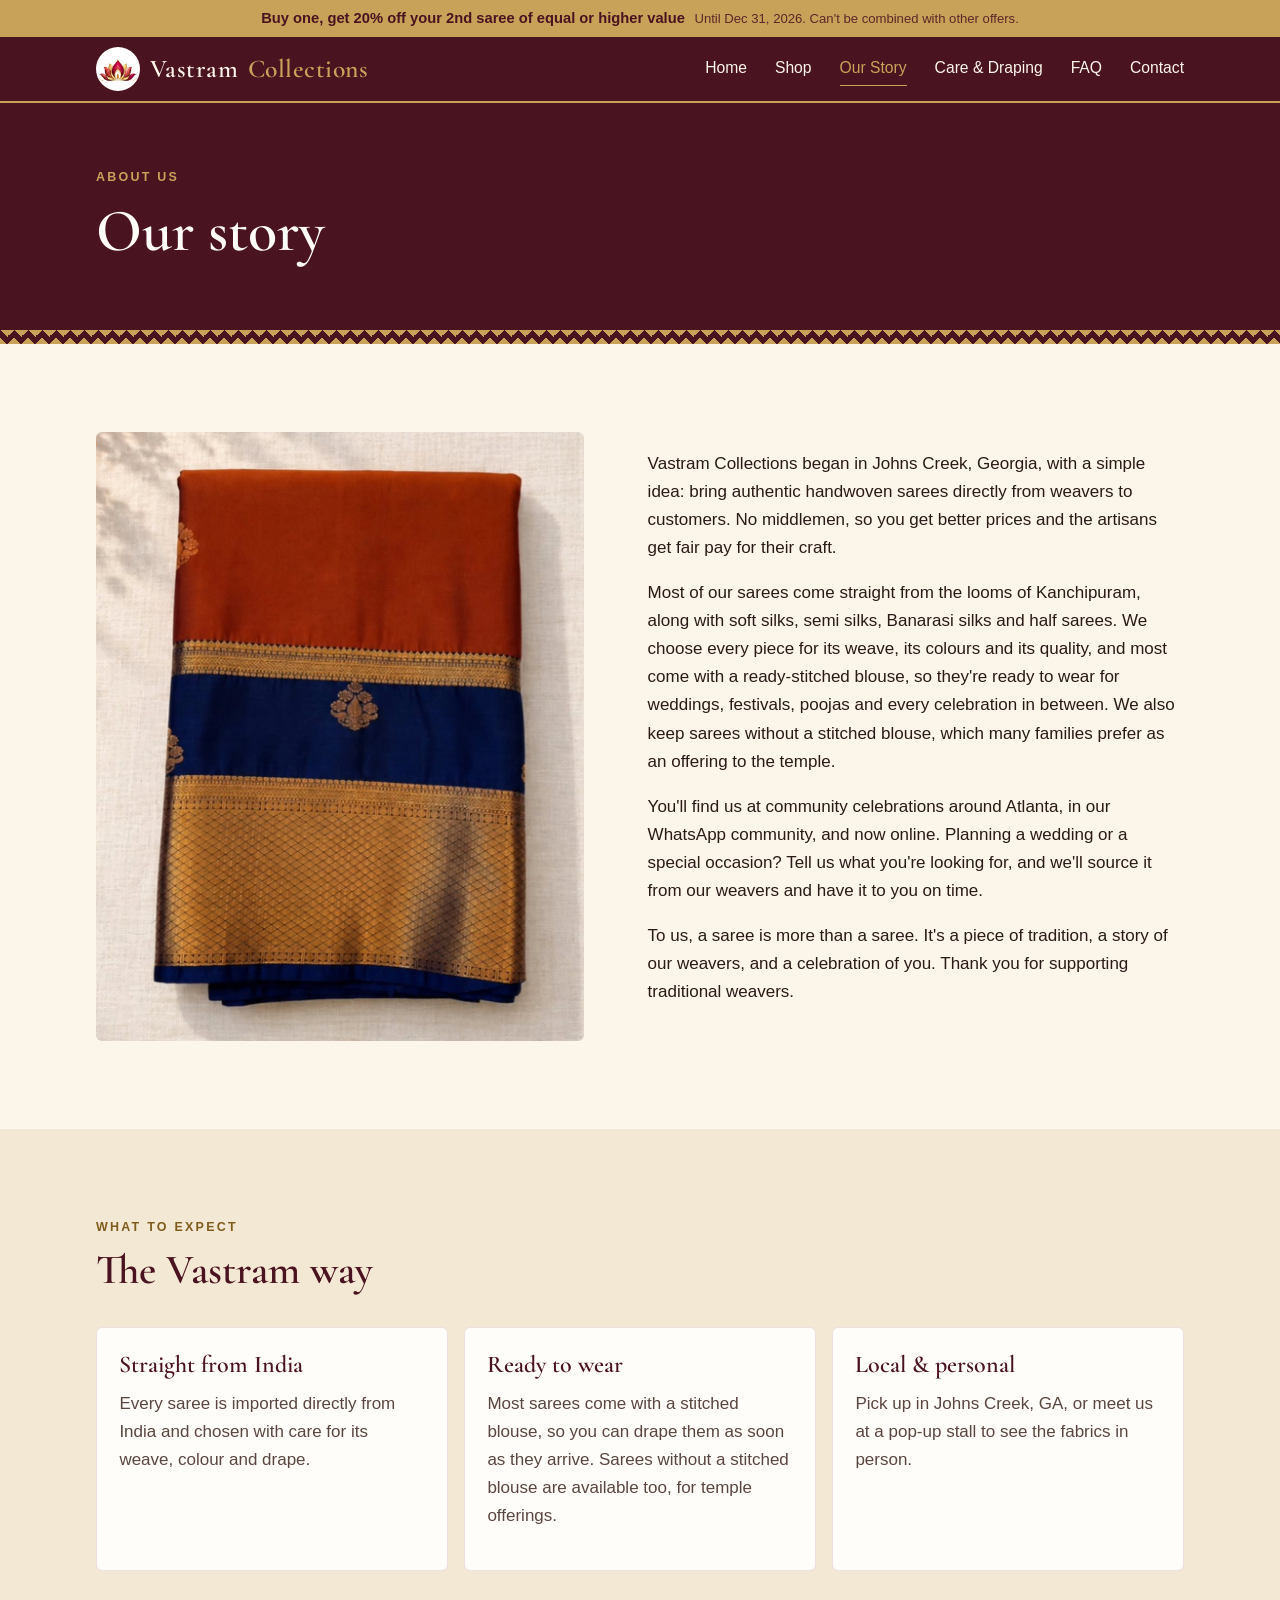
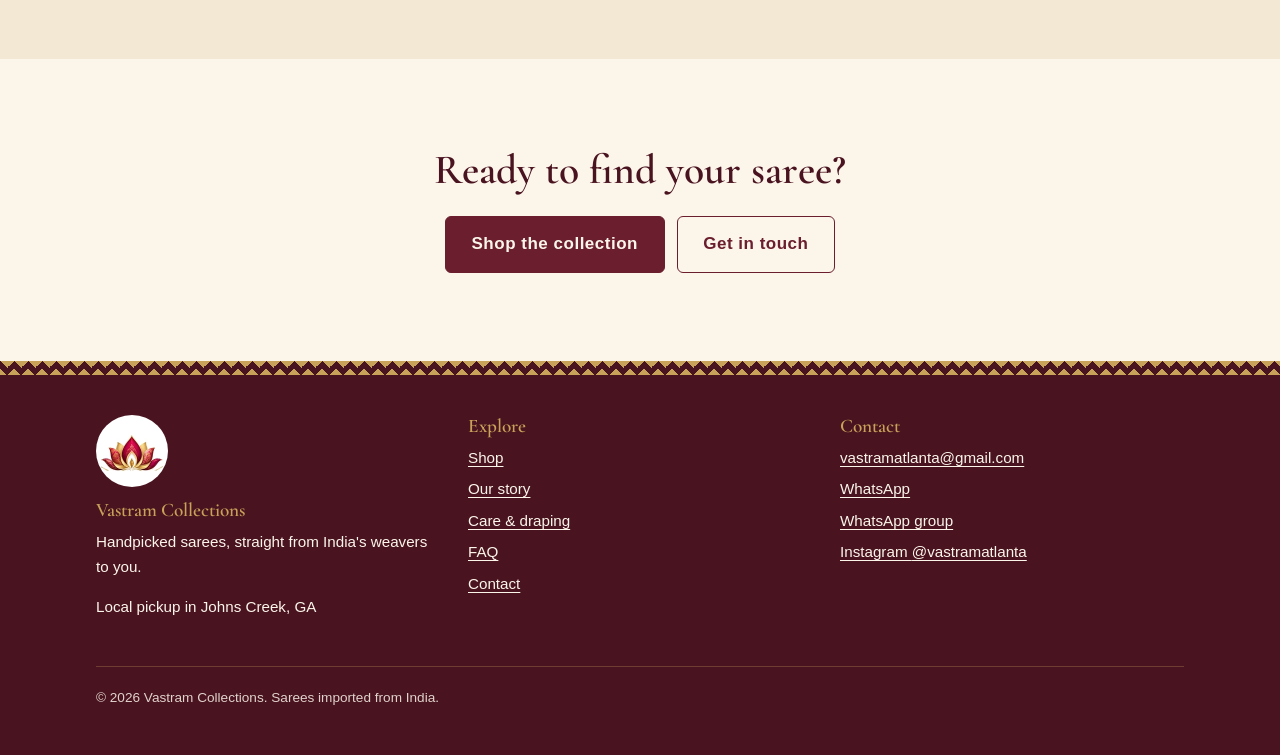
<file: about.html>
<!doctype html>
<html lang="en">
<head>
  <meta charset="utf-8">
  <meta name="viewport" content="width=device-width, initial-scale=1, viewport-fit=cover">
  <title>Our Story | Vastram Collections</title>
  <meta name="description" content="How Vastram Collections started, and how we choose the sarees we bring from India to Georgia.">
  <link rel="canonical" href="https://vastramusa.com/about.html">
  <meta name="theme-color" content="#4a1320">

  <!-- Link previews (WhatsApp, Instagram, Facebook, iMessage) -->
  <meta property="og:type" content="website">
  <meta property="og:site_name" content="Vastram Collections">
  <meta property="og:title" content="Our Story — Vastram Collections">
  <meta property="og:description" content="How Vastram Collections started, and how we choose the sarees we bring from India to Georgia.">
  <meta property="og:url" content="https://vastramusa.com/about.html">
  <meta property="og:image" content="https://vastramusa.com/images/og-image.jpg">
  <meta property="og:image:width" content="1200">
  <meta property="og:image:height" content="630">
  <meta property="og:image:alt" content="Vastram Collections">
  <meta name="twitter:card" content="summary_large_image">

  <link rel="icon" href="images/favicon-192.png" sizes="192x192" type="image/png">
  <link rel="icon" href="images/favicon-32.png" sizes="32x32" type="image/png">
  <link rel="apple-touch-icon" href="images/apple-touch-icon.png">

  <link rel="preconnect" href="https://fonts.googleapis.com">
  <link rel="preconnect" href="https://fonts.gstatic.com" crossorigin>
  <link rel="stylesheet" href="https://fonts.googleapis.com/css2?family=Cormorant+Garamond:wght@500;600&display=swap">
  <link rel="stylesheet" href="css/styles.css?v=20261108e">
</head>
<body>
  <a class="skip-link" href="#main">Skip to content</a>

  <header class="site-header">
    <div class="container">
      <a class="brand" href="./"><img src="images/lotus-mark.webp" alt="" width="44" height="44"> Vastram <span>Collections</span></a>
      <button class="nav-toggle" type="button" aria-expanded="false" aria-controls="site-nav">
        <span class="nav-toggle__bars" aria-hidden="true"></span> Menu
      </button>
      <nav id="site-nav" class="site-nav" aria-label="Main">
        <ul>
          <li><a href="./">Home</a></li>
          <li><a href="shop.html">Shop</a></li>
          <li><a href="about.html" aria-current="page">Our Story</a></li>
          <li><a href="care.html">Care &amp; Draping</a></li>
          <li><a href="faq.html">FAQ</a></li>
          <li><a href="contact.html">Contact</a></li>
        </ul>
      </nav>
    </div>
  </header>

  <main id="main">
    <section class="page-head">
      <div class="container">
        <span class="eyebrow">About us</span>
        <h1>Our story</h1>
      </div>
    </section>
    <div class="zari" role="presentation"></div>

    <section class="section">
      <div class="container split">
        <!-- PHOTO: replace images/about.jpg (portrait, ~1000×1250) — ideally you, your sarees, or a stall -->
        <img src="images/about.jpg" alt="Folded rust and navy Kanjeevaram silk saree with a gold zari border, on cream linen" width="1000" height="1250" decoding="async">
        <div class="prose" data-story>
          <!-- Paragraphs come from "story" in site-config.js -->
          <p>We work directly with weavers in India to bring their sarees to you — no middlemen, just beautiful handwork and fair prices for the artisans who make it.</p>
        </div>
      </div>
    </section>

    <section class="section section--alt" aria-labelledby="promise-title">
      <div class="container">
        <div class="section__head">
          <span class="eyebrow">What to expect</span>
          <h2 id="promise-title">The Vastram way</h2>
        </div>
        <ul class="contact-list">
          <li class="contact-item">
            <h3>Straight from India</h3>
            <p>Every saree is imported directly from India and chosen with care for its weave, colour and drape.</p>
          </li>
          <li class="contact-item">
            <h3>Ready to wear</h3>
            <p>Most sarees come with a stitched blouse, so you can drape them as soon as they arrive. Sarees without a stitched blouse are available too, for temple offerings.</p>
          </li>
          <li class="contact-item">
            <h3>Local &amp; personal</h3>
            <p>Pick up in <span data-text="pickupArea">Johns Creek, GA</span>, or meet us at a pop-up stall to see the fabrics in person.</p>
          </li>
        </ul>
      </div>
    </section>

    <section class="section cta">
      <div class="container">
        <h2>Ready to find your saree?</h2>
        <div class="btn-row">
          <a class="btn" href="shop.html">Shop the collection</a>
          <a class="btn btn--outline" href="contact.html">Get in touch</a>
        </div>
      </div>
    </section>
  </main>

  <div class="zari" role="presentation"></div>
  <footer class="site-footer">
    <div class="container">
      <div class="footer-grid">
        <div>
          <img class="footer-logo" src="images/lotus-mark.webp" alt="" width="72" height="72" loading="lazy">
          <h2>Vastram Collections</h2>
          <p data-text="tagline">Handpicked sarees, straight from India's weavers to you.</p>
          <p data-requires="pickupArea">Local pickup in <span data-text="pickupArea">Johns Creek, GA</span></p>
        </div>
        <nav aria-label="Footer">
          <h2>Explore</h2>
          <ul>
            <li><a href="shop.html">Shop</a></li>
            <li><a href="about.html">Our story</a></li>
            <li><a href="care.html">Care &amp; draping</a></li>
            <li><a href="faq.html">FAQ</a></li>
            <li><a href="contact.html">Contact</a></li>
          </ul>
        </nav>
        <div>
          <h2>Contact</h2>
          <ul>
            <li><a href="mailto:vastramatlanta@gmail.com" data-link="email" data-text="email">vastramatlanta@gmail.com</a></li>
            <li data-requires="whatsapp"><a href="#" data-link="whatsapp">WhatsApp</a></li>
            <li data-requires="whatsappGroup"><a href="#" data-link="whatsappGroup">WhatsApp group</a></li>
            <li data-requires="instagram"><a href="#" data-link="instagram">Instagram <span data-text="instagramHandle"></span></a></li>
            <li data-requires="facebook"><a href="#" data-link="facebook">Facebook</a></li>
          </ul>
        </div>
      </div>
      <p class="footer-bottom">&copy; <span data-text="year">2026</span> <span data-text="legalName">Vastram Collections</span>. Sarees imported from India.</p>
    </div>
  </footer>

  <script src="site-config.js?v=20261108e"></script>
  <script src="js/main.js?v=20261108e"></script>
</body>
</html>
</file>
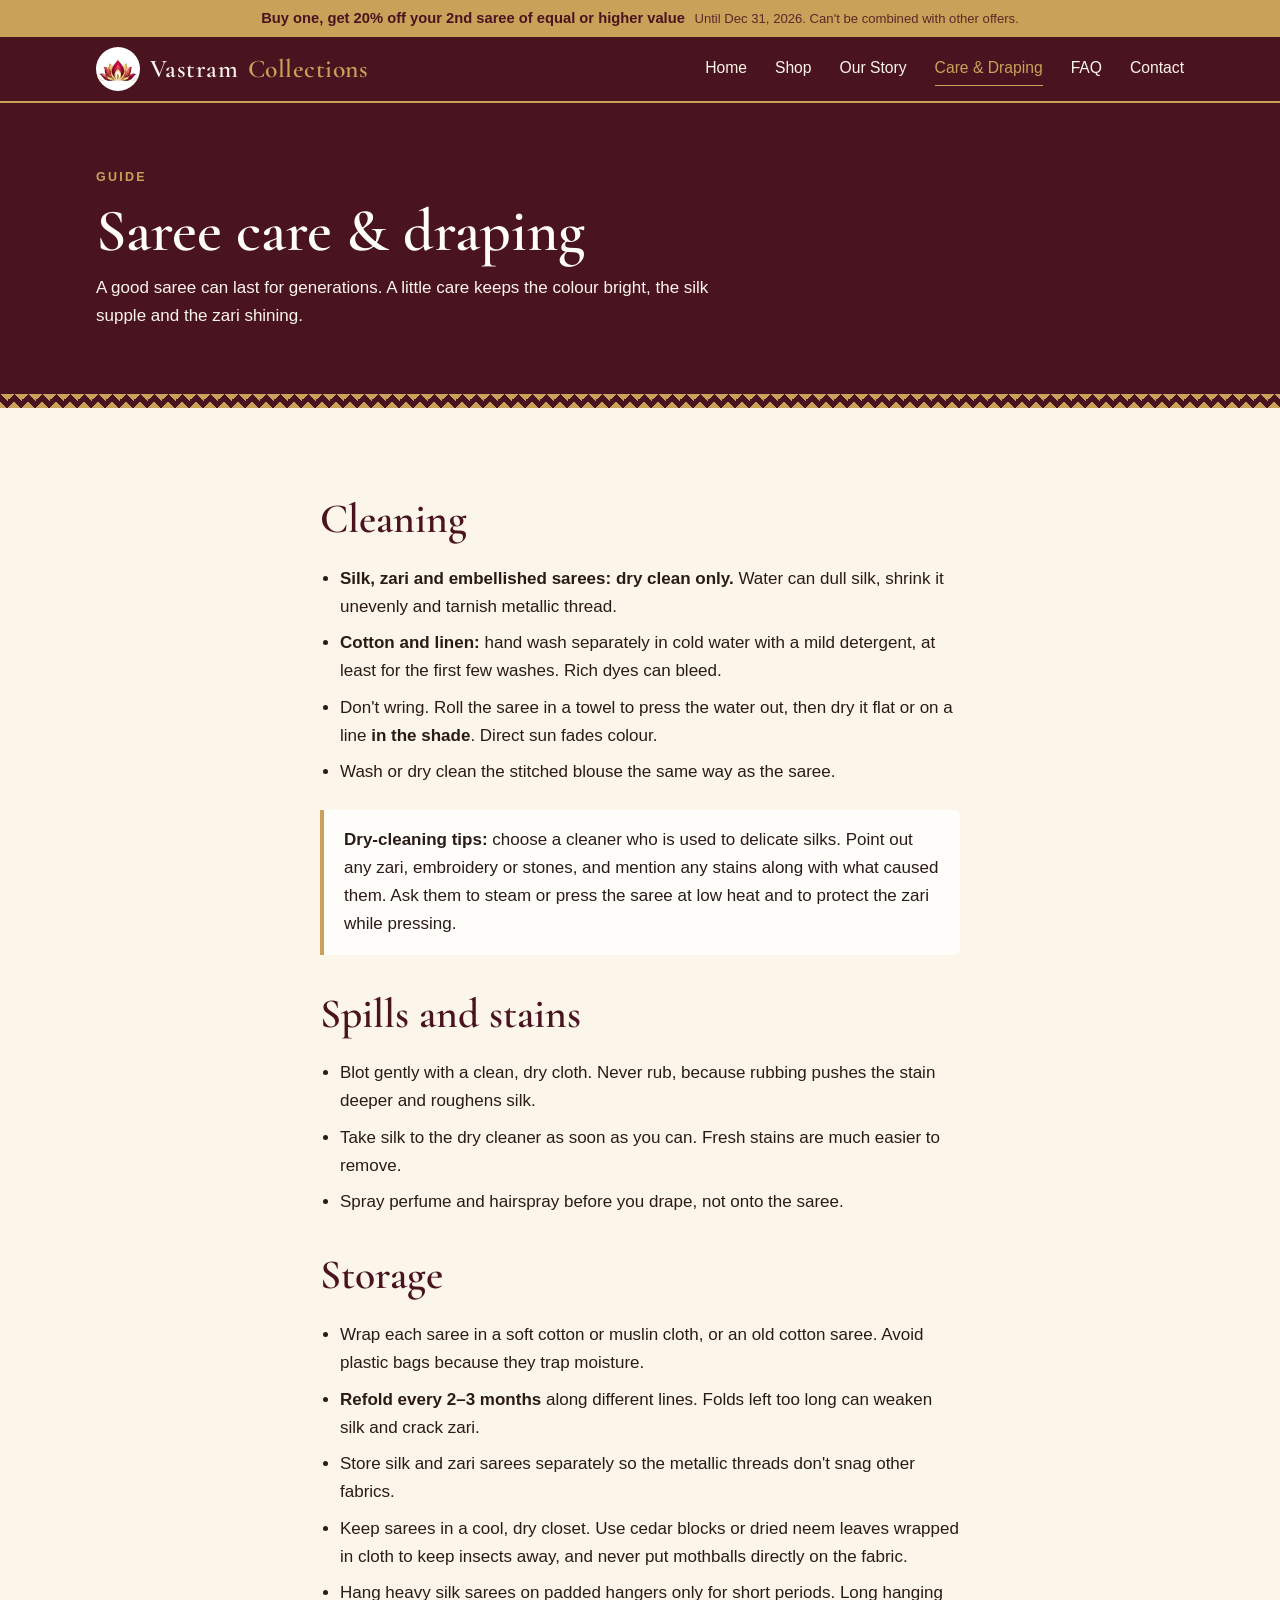
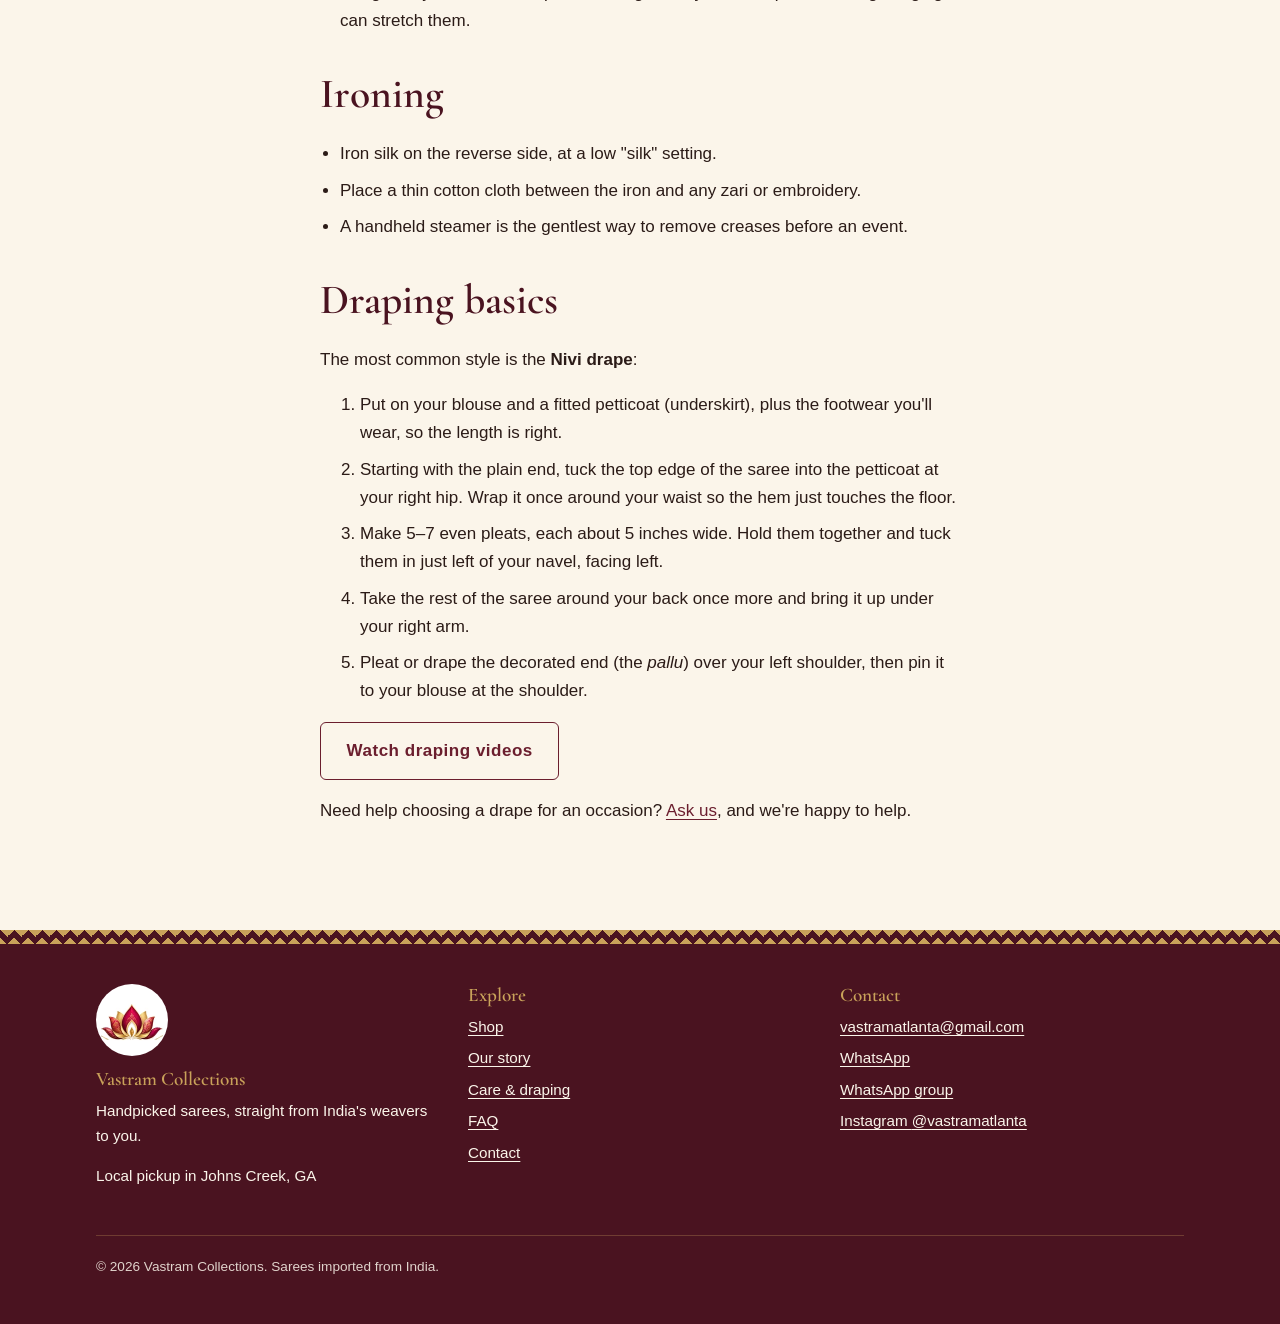
<file: care.html>
<!doctype html>
<html lang="en">
<head>
  <meta charset="utf-8">
  <meta name="viewport" content="width=device-width, initial-scale=1, viewport-fit=cover">
  <title>Saree Care & Draping Guide | Vastram Collections</title>
  <meta name="description" content="How to wash, dry clean, store and drape your saree so it lasts for years.">
  <link rel="canonical" href="https://vastramusa.com/care.html">
  <meta name="theme-color" content="#4a1320">

  <!-- Link previews (WhatsApp, Instagram, Facebook, iMessage) -->
  <meta property="og:type" content="website">
  <meta property="og:site_name" content="Vastram Collections">
  <meta property="og:title" content="Saree Care & Draping Guide — Vastram Collections">
  <meta property="og:description" content="How to wash, dry clean, store and drape your saree so it lasts for years.">
  <meta property="og:url" content="https://vastramusa.com/care.html">
  <meta property="og:image" content="https://vastramusa.com/images/og-image.jpg">
  <meta property="og:image:width" content="1200">
  <meta property="og:image:height" content="630">
  <meta property="og:image:alt" content="Vastram Collections">
  <meta name="twitter:card" content="summary_large_image">

  <link rel="icon" href="images/favicon-192.png" sizes="192x192" type="image/png">
  <link rel="icon" href="images/favicon-32.png" sizes="32x32" type="image/png">
  <link rel="apple-touch-icon" href="images/apple-touch-icon.png">

  <link rel="preconnect" href="https://fonts.googleapis.com">
  <link rel="preconnect" href="https://fonts.gstatic.com" crossorigin>
  <link rel="stylesheet" href="https://fonts.googleapis.com/css2?family=Cormorant+Garamond:wght@500;600&display=swap">
  <link rel="stylesheet" href="css/styles.css?v=20261108e">
</head>
<body>
  <a class="skip-link" href="#main">Skip to content</a>

  <header class="site-header">
    <div class="container">
      <a class="brand" href="./"><img src="images/lotus-mark.webp" alt="" width="44" height="44"> Vastram <span>Collections</span></a>
      <button class="nav-toggle" type="button" aria-expanded="false" aria-controls="site-nav">
        <span class="nav-toggle__bars" aria-hidden="true"></span> Menu
      </button>
      <nav id="site-nav" class="site-nav" aria-label="Main">
        <ul>
          <li><a href="./">Home</a></li>
          <li><a href="shop.html">Shop</a></li>
          <li><a href="about.html">Our Story</a></li>
          <li><a href="care.html" aria-current="page">Care &amp; Draping</a></li>
          <li><a href="faq.html">FAQ</a></li>
          <li><a href="contact.html">Contact</a></li>
        </ul>
      </nav>
    </div>
  </header>

  <main id="main">
    <section class="page-head">
      <div class="container">
        <span class="eyebrow">Guide</span>
        <h1>Saree care &amp; draping</h1>
        <p>A good saree can last for generations. A little care keeps the colour bright, the silk supple and the zari shining.</p>
      </div>
    </section>
    <div class="zari" role="presentation"></div>

    <section class="section">
      <div class="container narrow prose">
        <h2 id="cleaning">Cleaning</h2>
        <ul>
          <li><strong>Silk, zari and embellished sarees: dry clean only.</strong> Water can dull silk, shrink it unevenly and tarnish metallic thread.</li>
          <li><strong>Cotton and linen:</strong> hand wash separately in cold water with a mild detergent, at least for the first few washes. Rich dyes can bleed.</li>
          <li>Don't wring. Roll the saree in a towel to press the water out, then dry it flat or on a line <strong>in the shade</strong>. Direct sun fades colour.</li>
          <li>Wash or dry clean the stitched blouse the same way as the saree.</li>
        </ul>

        <div class="note">
          <strong>Dry-cleaning tips:</strong> choose a cleaner who is used to delicate silks. Point out any zari, embroidery or stones, and mention any stains along with what caused them. Ask them to steam or press the saree at low heat and to protect the zari while pressing.
        </div>

        <h2 id="stains">Spills and stains</h2>
        <ul>
          <li>Blot gently with a clean, dry cloth. Never rub, because rubbing pushes the stain deeper and roughens silk.</li>
          <li>Take silk to the dry cleaner as soon as you can. Fresh stains are much easier to remove.</li>
          <li>Spray perfume and hairspray before you drape, not onto the saree.</li>
        </ul>

        <h2 id="storage">Storage</h2>
        <ul>
          <li>Wrap each saree in a soft cotton or muslin cloth, or an old cotton saree. Avoid plastic bags because they trap moisture.</li>
          <li><strong>Refold every 2–3 months</strong> along different lines. Folds left too long can weaken silk and crack zari.</li>
          <li>Store silk and zari sarees separately so the metallic threads don't snag other fabrics.</li>
          <li>Keep sarees in a cool, dry closet. Use cedar blocks or dried neem leaves wrapped in cloth to keep insects away, and never put mothballs directly on the fabric.</li>
          <li>Hang heavy silk sarees on padded hangers only for short periods. Long hanging can stretch them.</li>
        </ul>

        <h2 id="ironing">Ironing</h2>
        <ul>
          <li>Iron silk on the reverse side, at a low "silk" setting.</li>
          <li>Place a thin cotton cloth between the iron and any zari or embroidery.</li>
          <li>A handheld steamer is the gentlest way to remove creases before an event.</li>
        </ul>

        <h2 id="draping">Draping basics</h2>
        <p>The most common style is the <strong>Nivi drape</strong>:</p>
        <ol>
          <li>Put on your blouse and a fitted petticoat (underskirt), plus the footwear you'll wear, so the length is right.</li>
          <li>Starting with the plain end, tuck the top edge of the saree into the petticoat at your right hip. Wrap it once around your waist so the hem just touches the floor.</li>
          <li>Make 5–7 even pleats, each about 5 inches wide. Hold them together and tuck them in just left of your navel, facing left.</li>
          <li>Take the rest of the saree around your back once more and bring it up under your right arm.</li>
          <li>Pleat or drape the decorated end (the <em>pallu</em>) over your left shoulder, then pin it to your blouse at the shoulder.</li>
        </ol>
        <p>
          <a class="btn btn--outline" href="https://www.youtube.com/results?search_query=how+to+drape+a+saree+nivi+style" data-link="draping">Watch draping videos</a>
        </p>
        <p>Need help choosing a drape for an occasion? <a href="contact.html">Ask us</a>, and we're happy to help.</p>
      </div>
    </section>
  </main>

  <div class="zari" role="presentation"></div>
  <footer class="site-footer">
    <div class="container">
      <div class="footer-grid">
        <div>
          <img class="footer-logo" src="images/lotus-mark.webp" alt="" width="72" height="72" loading="lazy">
          <h2>Vastram Collections</h2>
          <p data-text="tagline">Handpicked sarees, straight from India's weavers to you.</p>
          <p data-requires="pickupArea">Local pickup in <span data-text="pickupArea">Johns Creek, GA</span></p>
        </div>
        <nav aria-label="Footer">
          <h2>Explore</h2>
          <ul>
            <li><a href="shop.html">Shop</a></li>
            <li><a href="about.html">Our story</a></li>
            <li><a href="care.html">Care &amp; draping</a></li>
            <li><a href="faq.html">FAQ</a></li>
            <li><a href="contact.html">Contact</a></li>
          </ul>
        </nav>
        <div>
          <h2>Contact</h2>
          <ul>
            <li><a href="mailto:vastramatlanta@gmail.com" data-link="email" data-text="email">vastramatlanta@gmail.com</a></li>
            <li data-requires="whatsapp"><a href="#" data-link="whatsapp">WhatsApp</a></li>
            <li data-requires="whatsappGroup"><a href="#" data-link="whatsappGroup">WhatsApp group</a></li>
            <li data-requires="instagram"><a href="#" data-link="instagram">Instagram <span data-text="instagramHandle"></span></a></li>
            <li data-requires="facebook"><a href="#" data-link="facebook">Facebook</a></li>
          </ul>
        </div>
      </div>
      <p class="footer-bottom">&copy; <span data-text="year">2026</span> <span data-text="legalName">Vastram Collections</span>. Sarees imported from India.</p>
    </div>
  </footer>

  <script src="site-config.js?v=20261108e"></script>
  <script src="js/main.js?v=20261108e"></script>
</body>
</html>
</file>
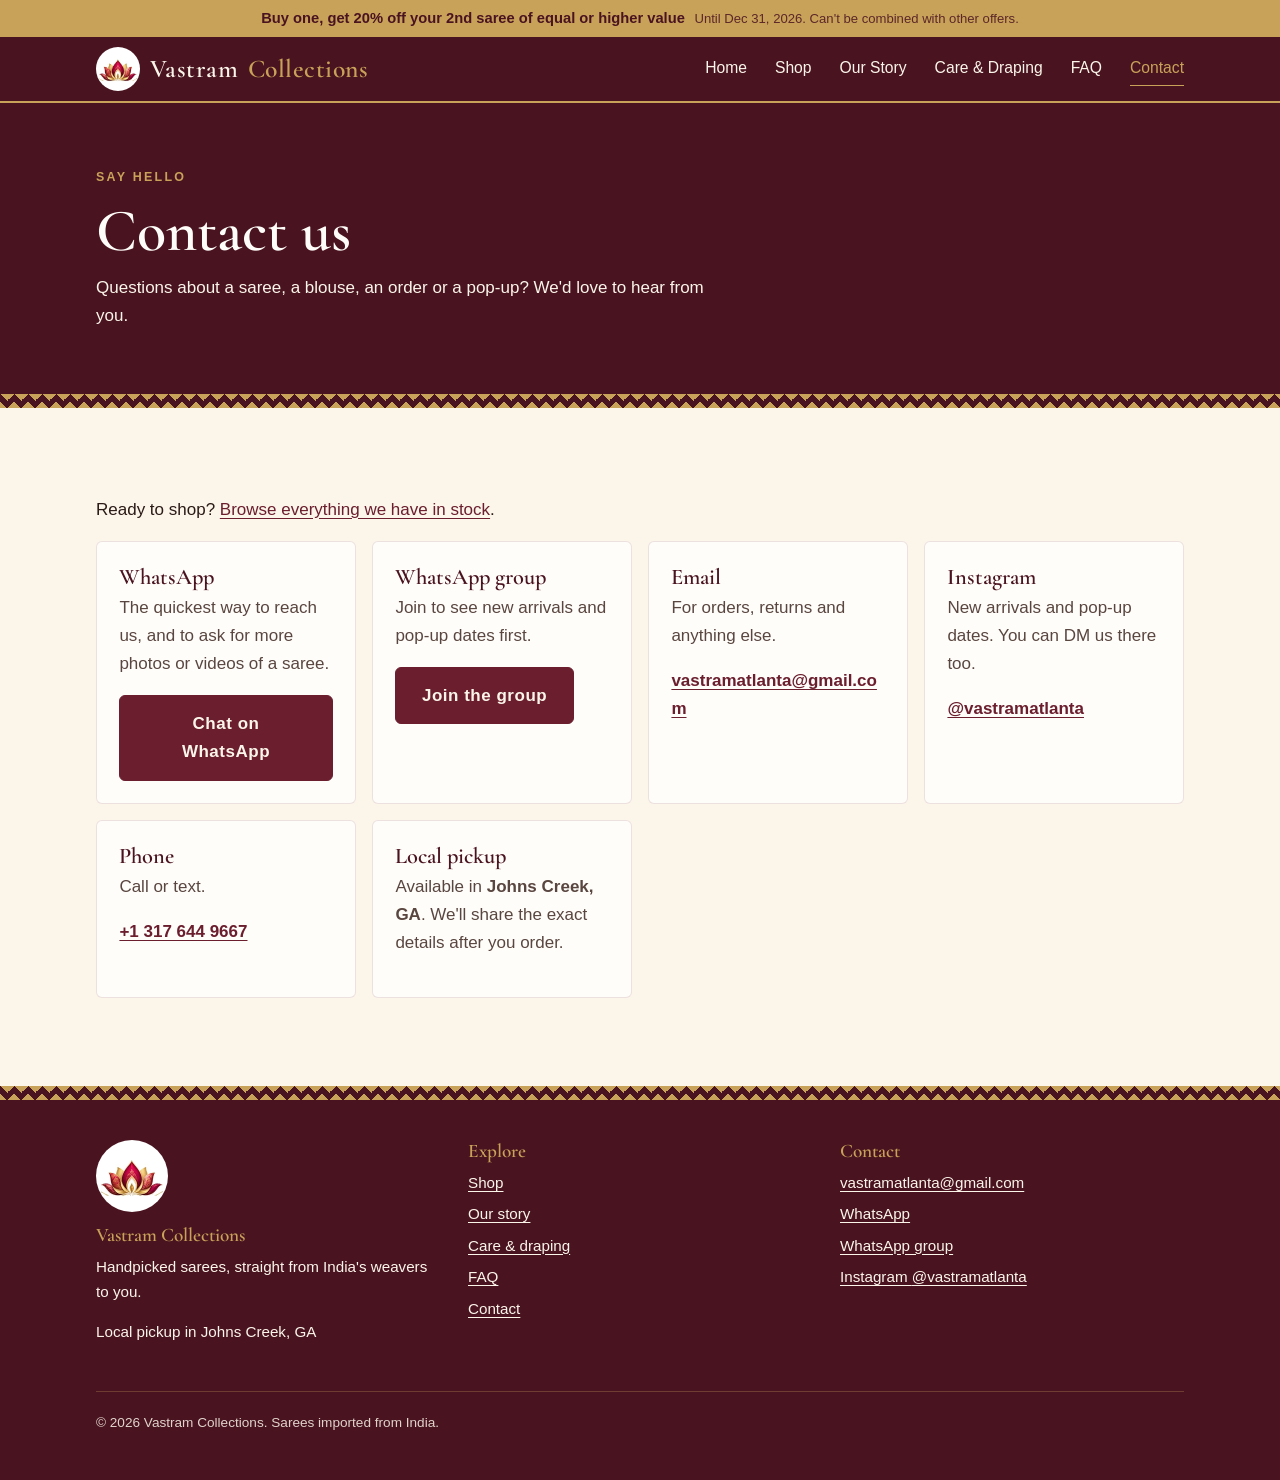
<file: contact.html>
<!doctype html>
<html lang="en">
<head>
  <meta charset="utf-8">
  <meta name="viewport" content="width=device-width, initial-scale=1, viewport-fit=cover">
  <title>Contact | Vastram Collections</title>
  <meta name="description" content="Questions about a saree, an order or a pop-up? Reach Vastram Collections by email, WhatsApp or Instagram.">
  <link rel="canonical" href="https://vastramusa.com/contact.html">
  <meta name="theme-color" content="#4a1320">

  <!-- Link previews (WhatsApp, Instagram, Facebook, iMessage) -->
  <meta property="og:type" content="website">
  <meta property="og:site_name" content="Vastram Collections">
  <meta property="og:title" content="Contact Vastram Collections">
  <meta property="og:description" content="Questions about a saree, an order or a pop-up? Reach Vastram Collections by email, WhatsApp or Instagram.">
  <meta property="og:url" content="https://vastramusa.com/contact.html">
  <meta property="og:image" content="https://vastramusa.com/images/og-image.jpg">
  <meta property="og:image:width" content="1200">
  <meta property="og:image:height" content="630">
  <meta property="og:image:alt" content="Vastram Collections">
  <meta name="twitter:card" content="summary_large_image">

  <link rel="icon" href="images/favicon-192.png" sizes="192x192" type="image/png">
  <link rel="icon" href="images/favicon-32.png" sizes="32x32" type="image/png">
  <link rel="apple-touch-icon" href="images/apple-touch-icon.png">

  <link rel="preconnect" href="https://fonts.googleapis.com">
  <link rel="preconnect" href="https://fonts.gstatic.com" crossorigin>
  <link rel="stylesheet" href="https://fonts.googleapis.com/css2?family=Cormorant+Garamond:wght@500;600&display=swap">
  <link rel="stylesheet" href="css/styles.css?v=20261108e">
</head>
<body>
  <a class="skip-link" href="#main">Skip to content</a>

  <header class="site-header">
    <div class="container">
      <a class="brand" href="./"><img src="images/lotus-mark.webp" alt="" width="44" height="44"> Vastram <span>Collections</span></a>
      <button class="nav-toggle" type="button" aria-expanded="false" aria-controls="site-nav">
        <span class="nav-toggle__bars" aria-hidden="true"></span> Menu
      </button>
      <nav id="site-nav" class="site-nav" aria-label="Main">
        <ul>
          <li><a href="./">Home</a></li>
          <li><a href="shop.html">Shop</a></li>
          <li><a href="about.html">Our Story</a></li>
          <li><a href="care.html">Care &amp; Draping</a></li>
          <li><a href="faq.html">FAQ</a></li>
          <li><a href="contact.html" aria-current="page">Contact</a></li>
        </ul>
      </nav>
    </div>
  </header>

  <main id="main">
    <section class="page-head">
      <div class="container">
        <span class="eyebrow">Say hello</span>
        <h1>Contact us</h1>
        <p>Questions about a saree, a blouse, an order or a pop-up? We'd love to hear from you.</p>
      </div>
    </section>
    <div class="zari" role="presentation"></div>

    <section class="section">
      <div class="container">
        <p>Ready to shop? <a href="shop.html">Browse everything we have in stock</a>.</p>
        <ul class="contact-list">
          <li class="contact-item" data-requires="whatsapp">
            <h2>WhatsApp</h2>
            <p>The quickest way to reach us, and to ask for more photos or videos of a saree.</p>
            <a class="btn" href="#" data-link="whatsapp">Chat on WhatsApp</a>
          </li>
          <li class="contact-item" data-requires="whatsappGroup">
            <h2>WhatsApp group</h2>
            <p>Join to see new arrivals and pop-up dates first.</p>
            <a class="btn" href="#" data-link="whatsappGroup">Join the group</a>
          </li>
          <li class="contact-item">
            <h2>Email</h2>
            <p>For orders, returns and anything else.</p>
            <a class="value" href="mailto:vastramatlanta@gmail.com" data-link="email" data-text="email">vastramatlanta@gmail.com</a>
          </li>
          <li class="contact-item" data-requires="instagram">
            <h2>Instagram</h2>
            <p>New arrivals and pop-up dates. You can DM us there too.</p>
            <a class="value" href="#" data-link="instagram" data-text="instagramHandle">Instagram</a>
          </li>
          <li class="contact-item" data-requires="phone">
            <h2>Phone</h2>
            <p>Call or text.</p>
            <a class="value" href="#" data-link="phone" data-text="phone"></a>
          </li>
          <li class="contact-item" data-requires="pickupArea">
            <h2>Local pickup</h2>
            <p>Available in <strong data-text="pickupArea">Johns Creek, GA</strong>. We'll share the exact details after you order.</p>
          </li>
        </ul>
      </div>
    </section>
  </main>

  <div class="zari" role="presentation"></div>
  <footer class="site-footer">
    <div class="container">
      <div class="footer-grid">
        <div>
          <img class="footer-logo" src="images/lotus-mark.webp" alt="" width="72" height="72" loading="lazy">
          <h2>Vastram Collections</h2>
          <p data-text="tagline">Handpicked sarees, straight from India's weavers to you.</p>
          <p data-requires="pickupArea">Local pickup in <span data-text="pickupArea">Johns Creek, GA</span></p>
        </div>
        <nav aria-label="Footer">
          <h2>Explore</h2>
          <ul>
            <li><a href="shop.html">Shop</a></li>
            <li><a href="about.html">Our story</a></li>
            <li><a href="care.html">Care &amp; draping</a></li>
            <li><a href="faq.html">FAQ</a></li>
            <li><a href="contact.html">Contact</a></li>
          </ul>
        </nav>
        <div>
          <h2>Contact</h2>
          <ul>
            <li><a href="mailto:vastramatlanta@gmail.com" data-link="email" data-text="email">vastramatlanta@gmail.com</a></li>
            <li data-requires="whatsapp"><a href="#" data-link="whatsapp">WhatsApp</a></li>
            <li data-requires="whatsappGroup"><a href="#" data-link="whatsappGroup">WhatsApp group</a></li>
            <li data-requires="instagram"><a href="#" data-link="instagram">Instagram <span data-text="instagramHandle"></span></a></li>
            <li data-requires="facebook"><a href="#" data-link="facebook">Facebook</a></li>
          </ul>
        </div>
      </div>
      <p class="footer-bottom">&copy; <span data-text="year">2026</span> <span data-text="legalName">Vastram Collections</span>. Sarees imported from India.</p>
    </div>
  </footer>

  <script src="site-config.js?v=20261108e"></script>
  <script src="js/main.js?v=20261108e"></script>
</body>
</html>
</file>
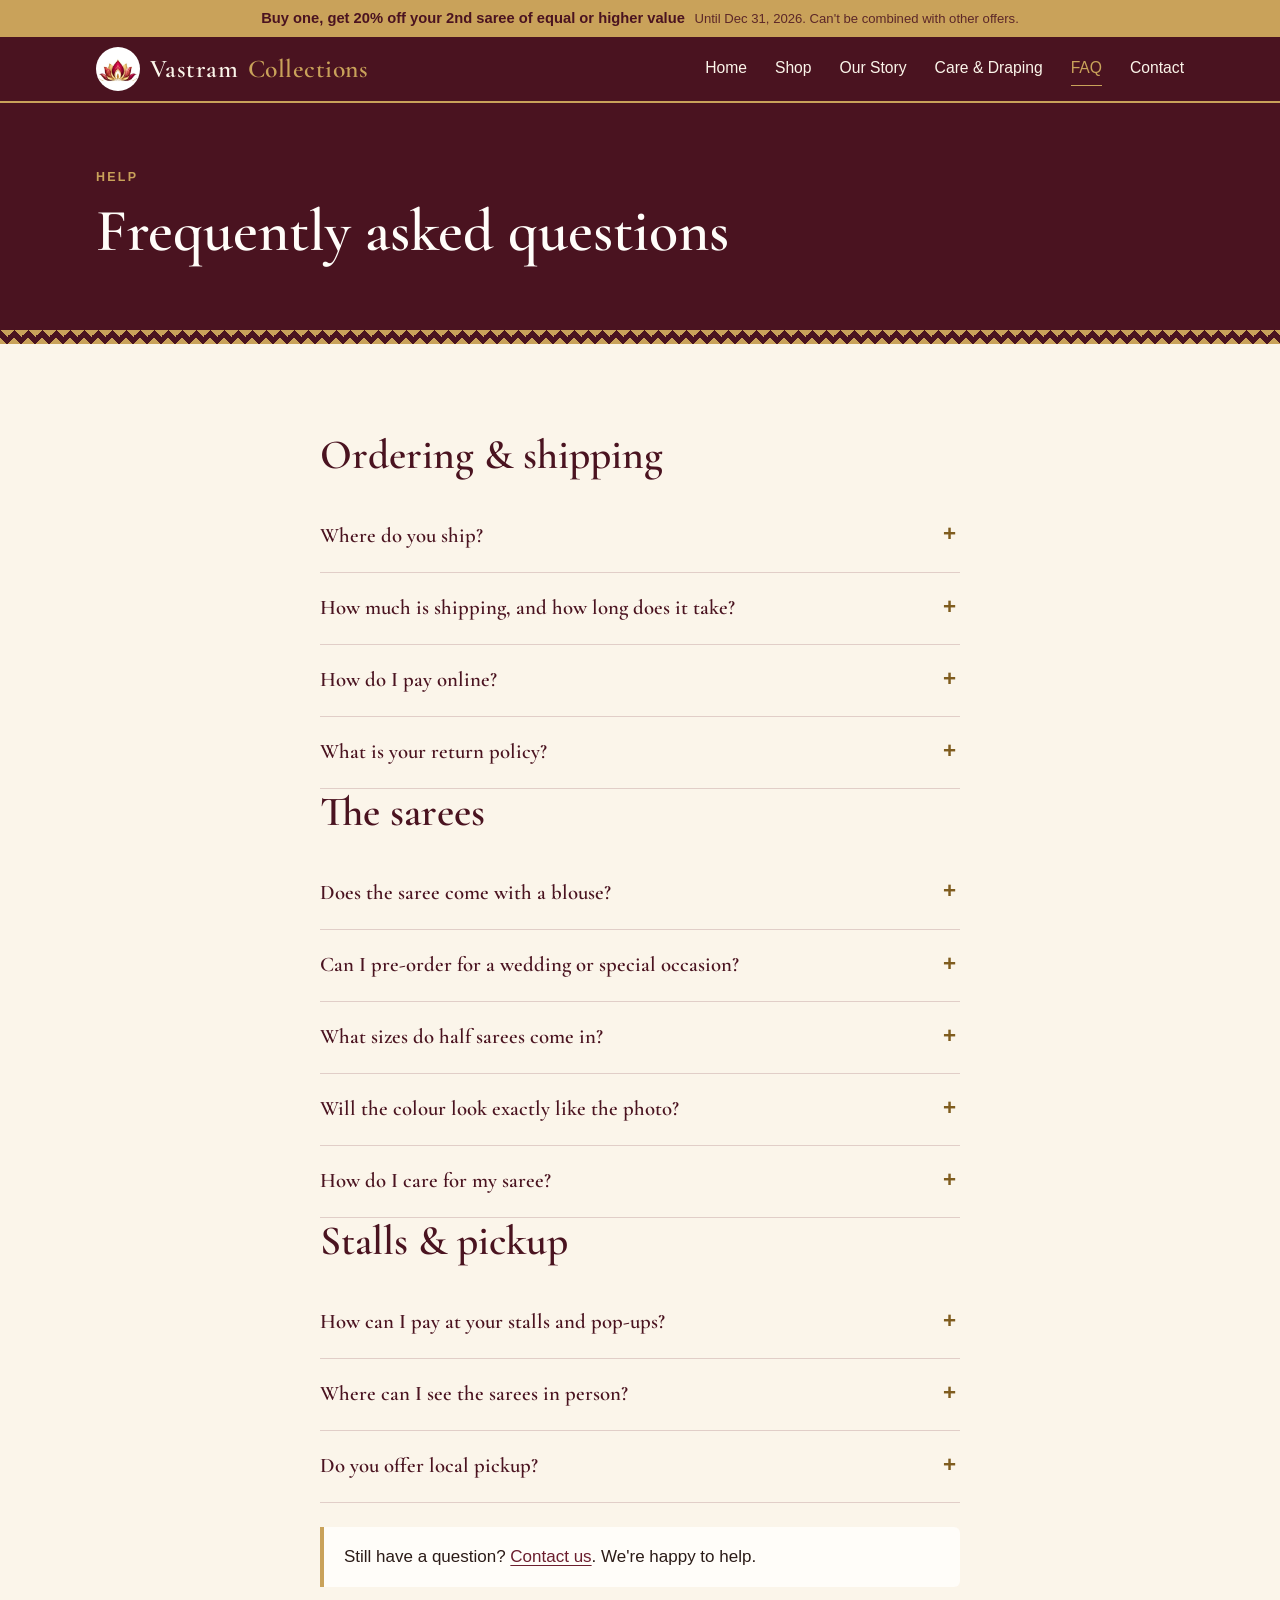
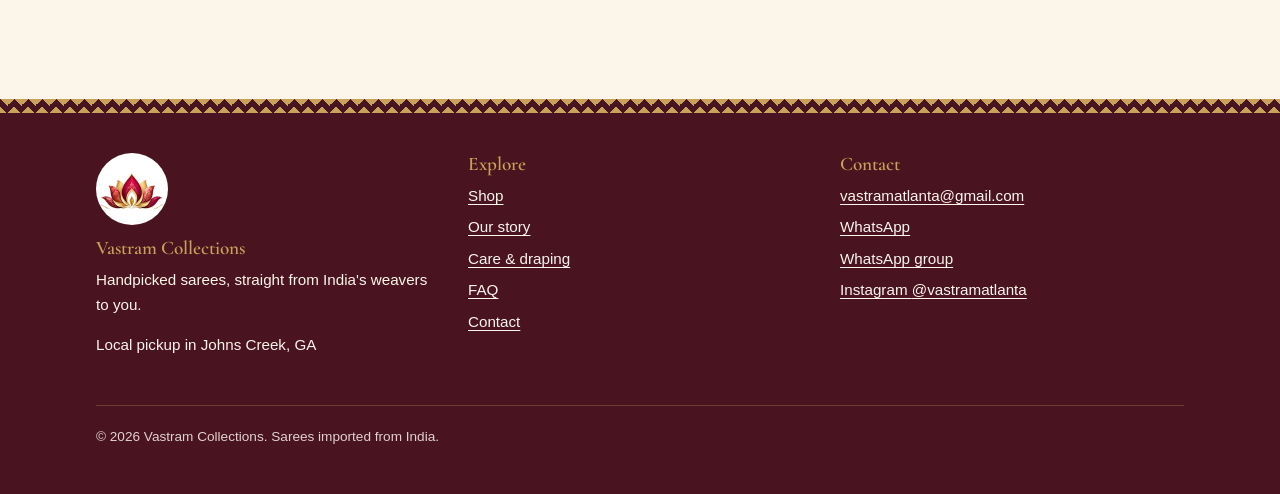
<file: faq.html>
<!doctype html>
<html lang="en">
<head>
  <meta charset="utf-8">
  <meta name="viewport" content="width=device-width, initial-scale=1, viewport-fit=cover">
  <title>FAQ — Shipping, Returns & Payment | Vastram Collections</title>
  <meta name="description" content="Shipping, returns, stitched blouses, local pickup in Johns Creek GA, and how to pay at our stalls (card, Zelle, cash).">
  <link rel="canonical" href="https://vastramusa.com/faq.html">
  <meta name="theme-color" content="#4a1320">

  <!-- Link previews (WhatsApp, Instagram, Facebook, iMessage) -->
  <meta property="og:type" content="website">
  <meta property="og:site_name" content="Vastram Collections">
  <meta property="og:title" content="FAQ — Vastram Collections">
  <meta property="og:description" content="Shipping, returns, stitched blouses, local pickup in Johns Creek GA, and how to pay at our stalls (card, Zelle, cash).">
  <meta property="og:url" content="https://vastramusa.com/faq.html">
  <meta property="og:image" content="https://vastramusa.com/images/og-image.jpg">
  <meta property="og:image:width" content="1200">
  <meta property="og:image:height" content="630">
  <meta property="og:image:alt" content="Vastram Collections">
  <meta name="twitter:card" content="summary_large_image">

  <link rel="icon" href="images/favicon-192.png" sizes="192x192" type="image/png">
  <link rel="icon" href="images/favicon-32.png" sizes="32x32" type="image/png">
  <link rel="apple-touch-icon" href="images/apple-touch-icon.png">

  <link rel="preconnect" href="https://fonts.googleapis.com">
  <link rel="preconnect" href="https://fonts.gstatic.com" crossorigin>
  <link rel="stylesheet" href="https://fonts.googleapis.com/css2?family=Cormorant+Garamond:wght@500;600&display=swap">
  <link rel="stylesheet" href="css/styles.css?v=20261108e">
</head>
<body>
  <a class="skip-link" href="#main">Skip to content</a>

  <header class="site-header">
    <div class="container">
      <a class="brand" href="./"><img src="images/lotus-mark.webp" alt="" width="44" height="44"> Vastram <span>Collections</span></a>
      <button class="nav-toggle" type="button" aria-expanded="false" aria-controls="site-nav">
        <span class="nav-toggle__bars" aria-hidden="true"></span> Menu
      </button>
      <nav id="site-nav" class="site-nav" aria-label="Main">
        <ul>
          <li><a href="./">Home</a></li>
          <li><a href="shop.html">Shop</a></li>
          <li><a href="about.html">Our Story</a></li>
          <li><a href="care.html">Care &amp; Draping</a></li>
          <li><a href="faq.html" aria-current="page">FAQ</a></li>
          <li><a href="contact.html">Contact</a></li>
        </ul>
      </nav>
    </div>
  </header>

  <main id="main">
    <section class="page-head">
      <div class="container">
        <span class="eyebrow">Help</span>
        <h1>Frequently asked questions</h1>
      </div>
    </section>
    <div class="zari" role="presentation"></div>

    <section class="section">
      <div class="container narrow faq">
        <h2>Ordering &amp; shipping</h2>

        <details>
          <summary>Where do you ship?</summary>
          <div><p>We currently ship within <span data-text="shippingRegion">the United States</span> only.</p></div>
        </details>

        <details>
          <summary>How much is shipping, and how long does it take?</summary>
          <div>
            <p data-text="shippingCost">Shipping is a flat $15.99 per order.</p>
            <p data-text="shippingTime">Orders usually arrive within 3–5 business days.</p>
          </div>
        </details>

        <details>
          <summary>How do I pay online?</summary>
          <div><p>All online orders go through our secure Square checkout, where you can pay by card. Your card details never touch this website.</p></div>
        </details>

        <details>
          <summary>What is your return policy?</summary>
          <div><p data-text="returnPolicy">All sales are final — we don't accept returns or exchanges. If you have any questions about a saree, please message us before you order and we'll gladly send more photos or details. If your saree arrives damaged, email us within 48 hours of delivery with photos of the damage and the packaging, and we'll make it right.</p></div>
        </details>

        <h2>The sarees</h2>

        <details>
          <summary>Does the saree come with a blouse?</summary>
          <div>
            <p>Most of our sarees come with a <strong>stitched blouse</strong>, so they're ready to wear. Each item's page says if it doesn't.</p>
            <p>We also have sarees <strong>without a stitched blouse</strong>. Many families prefer these as an offering to the temple. Our couple combos (shirt, dhoti and saree) also come without a stitched blouse.</p>
            <!-- TODO: confirm sizing details (sizes available? alterations?) and update this answer -->
            <p>Sizing details are listed with each saree in our online store. Not sure about fit? <a href="contact.html">Message us</a> before you order.</p>
          </div>
        </details>

        <details>
          <summary>Can I pre-order for a wedding or special occasion?</summary>
          <div><p>Yes. Tell us the colours, fabric and date, and we'll source sarees from our weavers and have them to you on time. <a href="contact.html">Message us</a> to start.</p></div>
        </details>

        <details>
          <summary>What sizes do half sarees come in?</summary>
          <div><p>Our designer half sarees come with a fully stitched skirt and blouse. Blouse sizes usually run from XXS (32) to XXXL (46). The skirt is about 42" long with about 3 m of flare, and fits hips up to about 42". Sizes vary by design, so <a href="contact.html">ask us</a> before you order.</p></div>
        </details>

        <details>
          <summary>Will the colour look exactly like the photo?</summary>
          <div><p>We work to show true colours in our photos, but screens vary, and handwoven fabrics can show small irregularities that are part of their character. If you'd like more photos or a video, just ask.</p></div>
        </details>

        <details>
          <summary>How do I care for my saree?</summary>
          <div><p>See our <a href="care.html">care &amp; draping guide</a>. In short, dry clean silks and anything with zari.</p></div>
        </details>

        <h2>Stalls &amp; pickup</h2>

        <details>
          <summary>How can I pay at your stalls and pop-ups?</summary>
          <div>
            <p>We accept:</p>
            <ul>
              <li><strong>Card</strong>: credit and debit</li>
              <li><strong>Zelle</strong></li>
              <li><strong>Cash</strong></li>
            </ul>
          </div>
        </details>

        <details>
          <summary>Where can I see the sarees in person?</summary>
          <div><p>Check <a href="./#events">upcoming pop-ups &amp; stalls</a> on our home page, or follow us on Instagram for dates.</p></div>
        </details>

        <details data-requires="pickupArea">
          <summary>Do you offer local pickup?</summary>
          <div><p>Yes, local pickup is available in <strong data-text="pickupArea">Johns Creek, GA</strong>. <a href="contact.html">Message us</a> to arrange a time. We'll share the exact pickup details after you order.</p></div>
        </details>

        <div class="note">
          Still have a question? <a href="contact.html">Contact us</a>. We're happy to help.
        </div>
      </div>
    </section>
  </main>

  <div class="zari" role="presentation"></div>
  <footer class="site-footer">
    <div class="container">
      <div class="footer-grid">
        <div>
          <img class="footer-logo" src="images/lotus-mark.webp" alt="" width="72" height="72" loading="lazy">
          <h2>Vastram Collections</h2>
          <p data-text="tagline">Handpicked sarees, straight from India's weavers to you.</p>
          <p data-requires="pickupArea">Local pickup in <span data-text="pickupArea">Johns Creek, GA</span></p>
        </div>
        <nav aria-label="Footer">
          <h2>Explore</h2>
          <ul>
            <li><a href="shop.html">Shop</a></li>
            <li><a href="about.html">Our story</a></li>
            <li><a href="care.html">Care &amp; draping</a></li>
            <li><a href="faq.html">FAQ</a></li>
            <li><a href="contact.html">Contact</a></li>
          </ul>
        </nav>
        <div>
          <h2>Contact</h2>
          <ul>
            <li><a href="mailto:vastramatlanta@gmail.com" data-link="email" data-text="email">vastramatlanta@gmail.com</a></li>
            <li data-requires="whatsapp"><a href="#" data-link="whatsapp">WhatsApp</a></li>
            <li data-requires="whatsappGroup"><a href="#" data-link="whatsappGroup">WhatsApp group</a></li>
            <li data-requires="instagram"><a href="#" data-link="instagram">Instagram <span data-text="instagramHandle"></span></a></li>
            <li data-requires="facebook"><a href="#" data-link="facebook">Facebook</a></li>
          </ul>
        </div>
      </div>
      <p class="footer-bottom">&copy; <span data-text="year">2026</span> <span data-text="legalName">Vastram Collections</span>. Sarees imported from India.</p>
    </div>
  </footer>

  <script src="site-config.js?v=20261108e"></script>
  <script src="js/main.js?v=20261108e"></script>
</body>
</html>
</file>
<file: css/styles.css>
/* Vastram Collections — styles
   Brand colours live in the variables below. */

:root {
  --maroon: #6b1e2e;
  --maroon-deep: #4a1320;
  --gold: #c9a25a;        /* antique gold — decorative, and text on maroon */
  --gold-text: #7f5c1e;   /* darker gold that is readable on cream */
  --cream: #fbf5ea;
  --cream-deep: #f3e8d4;
  --ink: #2b1b17;
  --ink-soft: #5a4640;
  --white: #fffdf9;

  --font-display: "Cormorant Garamond", "Iowan Old Style", "Palatino Linotype", Palatino, Georgia, serif;
  --font-body: -apple-system, BlinkMacSystemFont, "Segoe UI", Roboto, "Helvetica Neue", Arial, sans-serif;

  --radius: 6px;
  --gutter: clamp(1rem, 4vw, 2rem);
  --max: 72rem;

  color-scheme: light;
}

*, *::before, *::after { box-sizing: border-box; }

html { -webkit-text-size-adjust: 100%; scroll-behavior: smooth; }
@media (prefers-reduced-motion: reduce) { html { scroll-behavior: auto; } }

body {
  margin: 0;
  background: var(--cream);
  color: var(--ink);
  font-family: var(--font-body);
  font-size: 1.0625rem;
  line-height: 1.65;
}

img { max-width: 100%; height: auto; display: block; }
[hidden] { display: none !important; }

h1, h2, h3 {
  font-family: var(--font-display);
  font-weight: 600;
  line-height: 1.15;
  color: var(--maroon-deep);
  margin: 0 0 0.5em;
}
h1 { font-size: clamp(2.25rem, 7vw, 3.75rem); }
h2 { font-size: clamp(1.85rem, 5vw, 2.6rem); }
h3 { font-size: 1.5rem; }
p { margin: 0 0 1em; }

a { color: var(--maroon); text-underline-offset: 0.18em; }
a:hover { color: var(--maroon-deep); }
:focus-visible { outline: 3px solid var(--gold); outline-offset: 3px; }

.skip-link {
  position: absolute; left: 1rem; top: -4rem; z-index: 100;
  background: var(--maroon-deep); color: var(--cream);
  padding: 0.6rem 1rem; border-radius: var(--radius);
}
.skip-link:focus { top: 1rem; color: var(--cream); }

.container { width: 100%; max-width: var(--max); margin: 0 auto; padding-inline: var(--gutter); }
.narrow { max-width: 44rem; }

/* ---------- Header ---------- */
.site-header {
  position: sticky; top: 0; z-index: 50;
  background: var(--maroon-deep);
  color: var(--cream);
  border-bottom: 2px solid var(--gold);
  padding-top: env(safe-area-inset-top, 0px);
}
.site-header .container {
  display: flex; align-items: center; justify-content: space-between;
  gap: 1rem; min-height: 4rem;
}
.brand {
  display: inline-flex; align-items: center; gap: 0.6rem;
  font-family: var(--font-display);
  font-size: 1.6rem; font-weight: 600; letter-spacing: 0.02em;
  color: var(--cream); text-decoration: none; line-height: 1;
}
.brand span { color: var(--gold); }
.brand img { width: 44px; height: 44px; border-radius: 50%; flex: 0 0 auto; }
@media (max-width: 22rem) { .brand { font-size: 1.35rem; } }
.brand:hover { color: var(--white); }

.nav-toggle {
  display: inline-flex; align-items: center; gap: 0.5rem;
  background: transparent; color: var(--cream);
  border: 1px solid rgba(201, 162, 90, 0.6); border-radius: var(--radius);
  padding: 0.5rem 0.8rem; font: inherit; font-size: 0.95rem; cursor: pointer;
  min-height: 44px;
}
.nav-toggle__bars, .nav-toggle__bars::before, .nav-toggle__bars::after {
  display: block; width: 18px; height: 2px; background: currentColor; position: relative;
}
.nav-toggle__bars::before, .nav-toggle__bars::after { content: ""; position: absolute; left: 0; }
.nav-toggle__bars::before { top: -6px; }
.nav-toggle__bars::after { top: 6px; }

.site-nav { display: none; position: absolute; left: 0; right: 0; top: 100%;
  background: var(--maroon-deep); border-bottom: 2px solid var(--gold); }
.site-nav.is-open { display: block; }
.site-nav ul { list-style: none; margin: 0; padding: 0.5rem var(--gutter) 1rem; }
.site-nav a {
  display: block; padding: 0.75rem 0; color: var(--cream); text-decoration: none;
  border-bottom: 1px solid rgba(251, 245, 234, 0.12);
}
.site-nav a[aria-current="page"] { color: var(--gold); }
.site-nav a:hover { color: var(--gold); }

@media (min-width: 52rem) {
  .nav-toggle { display: none; }
  .site-nav { display: block; position: static; background: none; border: 0; }
  .site-nav ul { display: flex; gap: 1.75rem; padding: 0; }
  .site-nav a { border: 0; padding: 0.25rem 0; font-size: 0.98rem; }
  .site-nav a[aria-current="page"] { border-bottom: 1px solid var(--gold); }
}

/* ---------- Buttons ---------- */
.btn {
  display: inline-block;
  background: var(--maroon); color: var(--cream);
  border: 1px solid var(--maroon);
  padding: 0.85rem 1.6rem; border-radius: var(--radius);
  font-weight: 600; letter-spacing: 0.03em; text-decoration: none;
  min-height: 44px; text-align: center;
  transition: background 0.2s, color 0.2s;
}
.btn:hover { background: var(--maroon-deep); color: var(--white); }
.btn--gold { background: var(--gold); border-color: var(--gold); color: var(--maroon-deep); }
.btn--gold:hover { background: #dcb873; color: var(--maroon-deep); }
.btn--outline { background: transparent; color: var(--maroon); }
.btn--outline:hover { background: var(--maroon); color: var(--cream); }
.btn--outline-light { background: transparent; color: var(--cream); border-color: var(--gold); }
.btn--outline-light:hover { background: var(--gold); color: var(--maroon-deep); }
.btn--small { padding: 0.6rem 1.1rem; font-size: 0.95rem; }
.btn-row { display: flex; flex-wrap: wrap; gap: 0.75rem; }

/* ---------- Decorative border (zari-style) ---------- */
.zari {
  height: 14px; border: 0; margin: 0;
  background:
    linear-gradient(135deg, var(--gold) 25%, transparent 25%) -7px 0 / 14px 14px,
    linear-gradient(225deg, var(--gold) 25%, transparent 25%) -7px 0 / 14px 14px,
    linear-gradient(315deg, var(--gold) 25%, transparent 25%) 0 0 / 14px 14px,
    linear-gradient(45deg, var(--gold) 25%, var(--maroon-deep) 25%) 0 0 / 14px 14px;
}

.eyebrow {
  display: block; text-transform: uppercase; letter-spacing: 0.18em;
  font-size: 0.78rem; font-weight: 600; color: var(--gold-text); margin-bottom: 0.6rem;
}

/* ---------- Hero ---------- */
.hero {
  position: relative; isolation: isolate; overflow: hidden;
  color: var(--cream);
  background:
    radial-gradient(circle at 28% 45%, rgba(201, 162, 90, 0.22), transparent 38%),
    radial-gradient(ellipse at 15% 110%, rgba(107, 30, 46, 0.9), transparent 60%),
    var(--maroon-deep);
}
/* faint woven-diamond texture */
.hero::before {
  content: ""; position: absolute; inset: 0; z-index: -1; opacity: 0.07;
  background:
    linear-gradient(135deg, var(--gold) 25%, transparent 25%) 0 0 / 28px 28px,
    linear-gradient(225deg, var(--gold) 25%, transparent 25%) 0 0 / 28px 28px;
}
.hero__content {
  display: grid; gap: 2rem; justify-items: center; text-align: center;
  padding-block: clamp(2.5rem, 7vw, 5rem);
}
.hero__logo {
  width: min(68vw, 19rem); border-radius: 50%;
  box-shadow: 0 0 0 6px rgba(201, 162, 90, 0.35), 0 18px 50px rgba(0, 0, 0, 0.45);
}
.hero h1 { color: var(--white); margin-bottom: 0.3em; }
.hero .eyebrow { color: var(--gold); }
.hero__tagline { font-size: clamp(1.1rem, 3.5vw, 1.35rem); max-width: 34ch; margin: 0 auto 1.75rem; }
.hero .btn-row { justify-content: center; }
@media (min-width: 40rem) {
  .hero__content { grid-template-columns: minmax(0, 0.9fr) minmax(0, 1.1fr); justify-items: start; text-align: left; align-items: center; gap: clamp(2rem, 5vw, 4rem); }
  .hero__logo { justify-self: center; width: min(100%, 25rem); }
  .hero__tagline { margin-inline: 0; }
  .hero .btn-row { justify-content: flex-start; }
}

/* ---------- Sections ---------- */
.section { padding-block: clamp(3rem, 8vw, 5.5rem); }
.section--alt { background: var(--cream-deep); }
.section--dark { background: var(--maroon-deep); color: var(--cream); }
.section--dark h2, .section--dark h3 { color: var(--white); }
.section--dark .eyebrow { color: var(--gold); }
.section--dark a:not(.btn) { color: var(--gold); }
.section__head { max-width: 40rem; margin-bottom: 2rem; }
.section__head p { color: var(--ink-soft); }
.section--dark .section__head p { color: var(--cream); }

/* ---------- Collection cards ---------- */
.cards {
  list-style: none; margin: 0; padding: 0;
  display: grid; gap: 1.5rem;
  grid-template-columns: repeat(auto-fill, minmax(min(100%, 17rem), 1fr));
}
.card {
  background: var(--white); border-radius: var(--radius); overflow: hidden;
  border: 1px solid rgba(107, 30, 46, 0.12);
  display: flex; flex-direction: column;
  box-shadow: 0 1px 2px rgba(43, 27, 23, 0.06);
}
.card img { aspect-ratio: 4 / 5; width: 100%; object-fit: cover; }
.card__body { padding: 1.1rem 1.2rem 1.4rem; display: flex; flex-direction: column; flex: 1; }
.card__body h3 { margin-bottom: 0.3em; }
.card__body p { color: var(--ink-soft); font-size: 0.97rem; flex: 1; }
.card__body .btn { align-self: flex-start; }

/* ---------- Split (image + text) ---------- */
.split { display: grid; gap: 2rem; align-items: center; }
.split img { border-radius: var(--radius); width: 100%; aspect-ratio: 4 / 5; object-fit: cover; }
@media (min-width: 52rem) {
  .split { grid-template-columns: 1fr 1.1fr; gap: 4rem; }
  .split--reverse > :first-child { order: 2; }
}

/* ---------- Events ---------- */
.events { list-style: none; margin: 0; padding: 0; display: grid; gap: 1rem; }
.event {
  display: flex; gap: 1.25rem; align-items: flex-start;
  background: rgba(251, 245, 234, 0.06);
  border: 1px solid rgba(201, 162, 90, 0.45);
  border-radius: var(--radius); padding: 1.25rem;
}
.event h3 { margin-bottom: 0.2em; }
.event p { margin-bottom: 0.4em; }
.event__meta { color: var(--gold); font-weight: 600; }
.event__date {
  flex: 0 0 auto; width: 4.25rem; text-align: center;
  background: var(--gold); color: var(--maroon-deep);
  border-radius: var(--radius); padding: 0.5rem 0.25rem; line-height: 1.1;
}
.event__date span { display: block; text-transform: uppercase; font-size: 0.8rem; font-weight: 700; letter-spacing: 0.1em; }
.event__date strong { display: block; font-family: var(--font-display); font-size: 2rem; }

/* ---------- CTA ---------- */
.cta { text-align: center; }
.cta .btn-row { justify-content: center; }
.cta p { max-width: 36rem; margin-inline: auto; }

/* ---------- Page header (inner pages) ---------- */
.page-head { background: var(--maroon-deep); color: var(--cream); padding-block: clamp(2.5rem, 7vw, 4rem); }
.page-head h1 { color: var(--white); margin: 0; }
.page-head p { margin: 0.5rem 0 0; max-width: 40rem; }
.page-head .eyebrow { color: var(--gold); }

/* ---------- Prose (About, Care, FAQ) ---------- */
.prose h2 { margin-top: 2.25rem; }
.prose h2:first-child { margin-top: 0; }
.prose ul { padding-left: 1.25rem; }
.prose li { margin-bottom: 0.5em; }
.note {
  border-left: 4px solid var(--gold); background: var(--white);
  padding: 1rem 1.25rem; border-radius: 0 var(--radius) var(--radius) 0; margin: 1.5rem 0;
}

/* FAQ */
.faq details {
  border-bottom: 1px solid rgba(107, 30, 46, 0.18);
  padding-block: 0.25rem;
}
.faq summary {
  cursor: pointer; list-style: none;
  font-family: var(--font-display); font-size: 1.3rem; font-weight: 600;
  color: var(--maroon-deep); padding: 0.9rem 2rem 0.9rem 0; position: relative;
}
.faq summary::-webkit-details-marker { display: none; }
.faq summary::after {
  content: "+"; position: absolute; right: 0.25rem; top: 0.75rem;
  font-family: var(--font-body); font-size: 1.4rem; color: var(--gold-text);
}
.faq details[open] summary::after { content: "–"; }
.faq details > div { padding-bottom: 1rem; }

/* Contact */
.contact-list { list-style: none; padding: 0; margin: 0; display: grid; gap: 1rem;
  grid-template-columns: repeat(auto-fit, minmax(min(100%, 16rem), 1fr)); }
.contact-item {
  background: var(--white); border: 1px solid rgba(107, 30, 46, 0.12);
  border-radius: var(--radius); padding: 1.4rem;
}
.contact-item h2 { font-size: 1.4rem; margin-bottom: 0.25rem; }
.contact-item p { color: var(--ink-soft); }
.contact-item a.value { font-weight: 600; word-break: break-word; }

/* ---------- Footer ---------- */
.site-footer {
  background: var(--maroon-deep); color: var(--cream);
  padding-block: 2.5rem calc(2rem + env(safe-area-inset-bottom, 0px));
  font-size: 0.95rem;
}
.site-footer a { color: var(--cream); }
.site-footer a:hover { color: var(--gold); }
.footer-grid { display: grid; gap: 1.75rem; grid-template-columns: repeat(auto-fit, minmax(min(100%, 13rem), 1fr)); }
.footer-logo { width: 72px; height: 72px; border-radius: 50%; margin-bottom: 0.75rem; }
.footer-grid h2 { font-size: 1.2rem; color: var(--gold); margin-bottom: 0.5rem; }
.footer-grid ul { list-style: none; margin: 0; padding: 0; }
.footer-grid li { margin-bottom: 0.4rem; }
.footer-bottom { margin-top: 2rem; padding-top: 1.25rem; border-top: 1px solid rgba(201, 162, 90, 0.35); font-size: 0.85rem; opacity: 0.85; }

/* ================================================================
   Shop, item pages and New arrivals
   ================================================================ */
.section--tight { padding-block: clamp(1.75rem, 5vw, 3rem) clamp(3rem, 8vw, 5rem); }
.section__head--row {
  max-width: none; display: flex; flex-wrap: wrap; gap: 1rem;
  align-items: flex-end; justify-content: space-between;
}
.section__head--row h2 { margin: 0; }

/* Collection cards: photo is clickable too */
.card__media { display: block; overflow: hidden; }
.card__media img { transition: transform 0.6s ease; }
.card:hover .card__media img { transform: scale(1.04); }

/* Filters & sorting */
.shop-tools { margin-bottom: 1.75rem; }
.chips { display: flex; flex-wrap: wrap; gap: 0.5rem; margin-bottom: 1rem; }
.chip {
  font: inherit; font-size: 0.92rem; cursor: pointer;
  min-height: 40px; padding: 0.45rem 1rem; border-radius: 999px;
  background: var(--white); color: var(--maroon-deep);
  border: 1px solid rgba(107, 30, 46, 0.25);
  transition: background 0.2s, color 0.2s, border-color 0.2s;
}
.chip:hover { border-color: var(--maroon); }
.chip[aria-pressed="true"] { background: var(--maroon); color: var(--cream); border-color: var(--maroon); }
.shop-tools__row {
  display: flex; flex-wrap: wrap; align-items: center; gap: 0.75rem 1.5rem;
  padding-top: 1rem; border-top: 1px solid rgba(107, 30, 46, 0.15);
}
.shop-count { margin: 0 auto 0 0; color: var(--ink-soft); font-size: 0.95rem; }
.toggle, .select { display: inline-flex; align-items: center; gap: 0.5rem; font-size: 0.95rem; color: var(--ink-soft); }
.toggle input { width: 1.1rem; height: 1.1rem; accent-color: var(--maroon); }
.select select {
  font: inherit; color: var(--ink); background: var(--white);
  border: 1px solid rgba(107, 30, 46, 0.25); border-radius: var(--radius);
  padding: 0.45rem 0.6rem; min-height: 40px;
}

/* Product grid */
.products {
  list-style: none; margin: 0; padding: 0;
  display: grid; gap: 1.75rem 1.25rem;
  grid-template-columns: repeat(2, minmax(0, 1fr));
}
@media (min-width: 48rem) { .products { grid-template-columns: repeat(3, minmax(0, 1fr)); } }
@media (min-width: 64rem) { .products { grid-template-columns: repeat(4, minmax(0, 1fr)); } }

/* New arrivals: swipeable row on phones */
@media (max-width: 47.99rem) {
  .products--scroll {
    display: flex; overflow-x: auto; scroll-snap-type: x mandatory;
    margin-inline: calc(-1 * var(--gutter)); padding: 0 var(--gutter) 0.5rem;
    scrollbar-width: none;
  }
  .products--scroll::-webkit-scrollbar { display: none; }
  .products--scroll > li { flex: 0 0 62%; scroll-snap-align: start; }
}

.product-card a { display: block; color: inherit; text-decoration: none; }
.product-card__media {
  position: relative; overflow: hidden; border-radius: var(--radius);
  background: var(--cream-deep); aspect-ratio: 4 / 5;
}
.product-card__media img {
  position: absolute; inset: 0; width: 100%; height: 100%; object-fit: cover;
  transition: transform 0.6s ease, opacity 0.4s ease;
}
.product-card__alt { opacity: 0; }
@media (hover: hover) {
  .product-card a:hover .product-card__media img { transform: scale(1.04); }
  .product-card a:hover .product-card__alt { opacity: 1; }
}
.product-card__body { padding: 0.75rem 0.1rem 0; }
.product-card__cat {
  display: block; font-size: 0.72rem; font-weight: 600; letter-spacing: 0.14em;
  text-transform: uppercase; color: var(--gold-text); margin-bottom: 0.2rem;
}
.product-card h3 { font-size: 1.2rem; margin: 0 0 0.2rem; }
.product-card a:hover h3 { color: var(--maroon); text-decoration: underline; text-underline-offset: 0.18em; text-decoration-thickness: 1px; }
.product-card__price { margin: 0; font-weight: 600; color: var(--ink); }
.product-card.is-sold-out .product-card__media img { filter: grayscale(0.6); opacity: 0.7; }
.product-card.is-sold-out .product-card__price { color: var(--ink-soft); font-weight: 400; }

.badge {
  position: absolute; left: 0.6rem; top: 0.6rem; z-index: 1;
  background: var(--gold); color: var(--maroon-deep);
  font-size: 0.72rem; font-weight: 700; letter-spacing: 0.08em; text-transform: uppercase;
  padding: 0.3rem 0.6rem; border-radius: 999px;
}
.badge--out { background: var(--ink); color: var(--cream); }

.shop-message { text-align: center; max-width: 34rem; margin: 2rem auto; }
.shop-message .btn-row { list-style: none; padding: 0; justify-content: center; }

/* Item page */
.breadcrumb { font-size: 0.9rem; color: var(--ink-soft); padding-block: 1.25rem 0.5rem; }
.breadcrumb a { color: var(--ink-soft); }
.breadcrumb span { margin-inline: 0.35rem; }

.product { display: grid; gap: 2rem; padding-bottom: clamp(3rem, 8vw, 5rem); }
@media (min-width: 52rem) {
  .product { grid-template-columns: 1.1fr 1fr; gap: 3.5rem; align-items: start; }
  .gallery { position: sticky; top: 5.5rem; }
}
.gallery__main {
  width: 100%; aspect-ratio: 4 / 5; object-fit: cover;
  border-radius: var(--radius); background: var(--cream-deep);
}
.gallery__thumbs {
  list-style: none; margin: 0.75rem 0 0; padding: 0;
  display: grid; grid-template-columns: repeat(5, minmax(0, 1fr)); gap: 0.5rem;
}
.gallery__thumbs button {
  display: block; width: 100%; padding: 0; cursor: pointer; background: none;
  border: 2px solid transparent; border-radius: var(--radius); overflow: hidden;
}
.gallery__thumbs button[aria-current="true"] { border-color: var(--gold); }
.gallery__thumbs img { aspect-ratio: 4 / 5; width: 100%; object-fit: cover; }

.product__info h1 { font-size: clamp(2rem, 5vw, 2.75rem); margin-bottom: 0.25em; }
.product__price { font-size: 1.5rem; font-weight: 600; color: var(--maroon-deep); margin-bottom: 0.4rem; }
.stock { font-weight: 600; font-size: 0.95rem; color: #2f6b3a; margin-bottom: 1.25rem; }
.stock::before { content: "● "; }
.stock--low { color: var(--gold-text); }
.stock--out { color: var(--ink-soft); }
.options { list-style: none; padding: 0; margin: 0 0 1.25rem; display: flex; flex-wrap: wrap; gap: 0.5rem; }
.options li {
  border: 1px solid rgba(107, 30, 46, 0.3); border-radius: var(--radius);
  padding: 0.35rem 0.8rem; font-size: 0.95rem; background: var(--white);
}
.options li.is-out { color: var(--ink-soft); text-decoration: line-through; opacity: 0.7; }
.options li span { text-decoration: none; }
.product__actions { flex-direction: column; margin-bottom: 1.5rem; }
.btn--wide { display: block; width: 100%; }
.perks {
  list-style: none; margin: 0 0 1.75rem; padding: 1rem 1.25rem;
  background: var(--white); border: 1px solid rgba(107, 30, 46, 0.12); border-radius: var(--radius);
  font-size: 0.95rem;
}
.perks li { padding: 0.3rem 0 0.3rem 1.6rem; position: relative; margin: 0; }
.perks li::before { content: "✦"; position: absolute; left: 0; color: var(--gold); }
.product__desc { color: var(--ink-soft); }

@media (prefers-reduced-motion: reduce) {
  .card__media img, .product-card__media img { transition: none; }
  .card:hover .card__media img, .product-card a:hover .product-card__media img { transform: none; }
}
section[id] { scroll-margin-top: 4.5rem; }

/* Banner price line */
.hero__price {
  display: inline-block; margin: -0.75rem 0 1.5rem; padding: 0.35rem 0.9rem;
  border: 1px solid rgba(201, 162, 90, 0.6); border-radius: 999px;
  color: var(--gold); font-weight: 600; font-size: 0.95rem;
}

/* Why Vastram */
.why {
  list-style: none; margin: 0; padding: 0; display: grid; gap: 1rem;
  grid-template-columns: repeat(auto-fit, minmax(min(100%, 17rem), 1fr));
}
.why li {
  border: 1px solid rgba(201, 162, 90, 0.45); border-radius: var(--radius);
  padding: 1.25rem 1.25rem 1rem; background: rgba(251, 245, 234, 0.05);
}
.why h3 { font-size: 1.35rem; margin-bottom: 0.3em; }
.why h3::before { content: "✦ "; color: var(--gold); font-size: 0.9em; }
.why p { margin: 0; }
.seen-at { margin-top: 2.25rem; padding-top: 1.5rem; border-top: 1px solid rgba(201, 162, 90, 0.35); text-align: center; }
.seen-at h3 { font-size: 1.2rem; color: var(--gold); }
.seen-at p { margin: 0; opacity: 0.9; }

/* Quote on Our Story */
.pull-quote {
  margin: 0 0 1.25rem; padding-left: 1rem; border-left: 3px solid var(--gold);
  font-family: var(--font-display); font-size: 1.45rem; line-height: 1.3; color: var(--maroon);
}

/* Offer banner */
.promo-bar {
  background: var(--gold); color: var(--maroon-deep);
  text-align: center; font-size: 0.92rem; line-height: 1.4;
  padding: 0.5rem var(--gutter); padding-top: calc(0.5rem + env(safe-area-inset-top, 0px));
}
.promo-bar strong { font-weight: 700; }
.promo-bar span { display: block; font-size: 0.82rem; opacity: 0.85; }
@media (min-width: 48rem) { .promo-bar span { display: inline; margin-left: 0.6rem; } }
</file>
